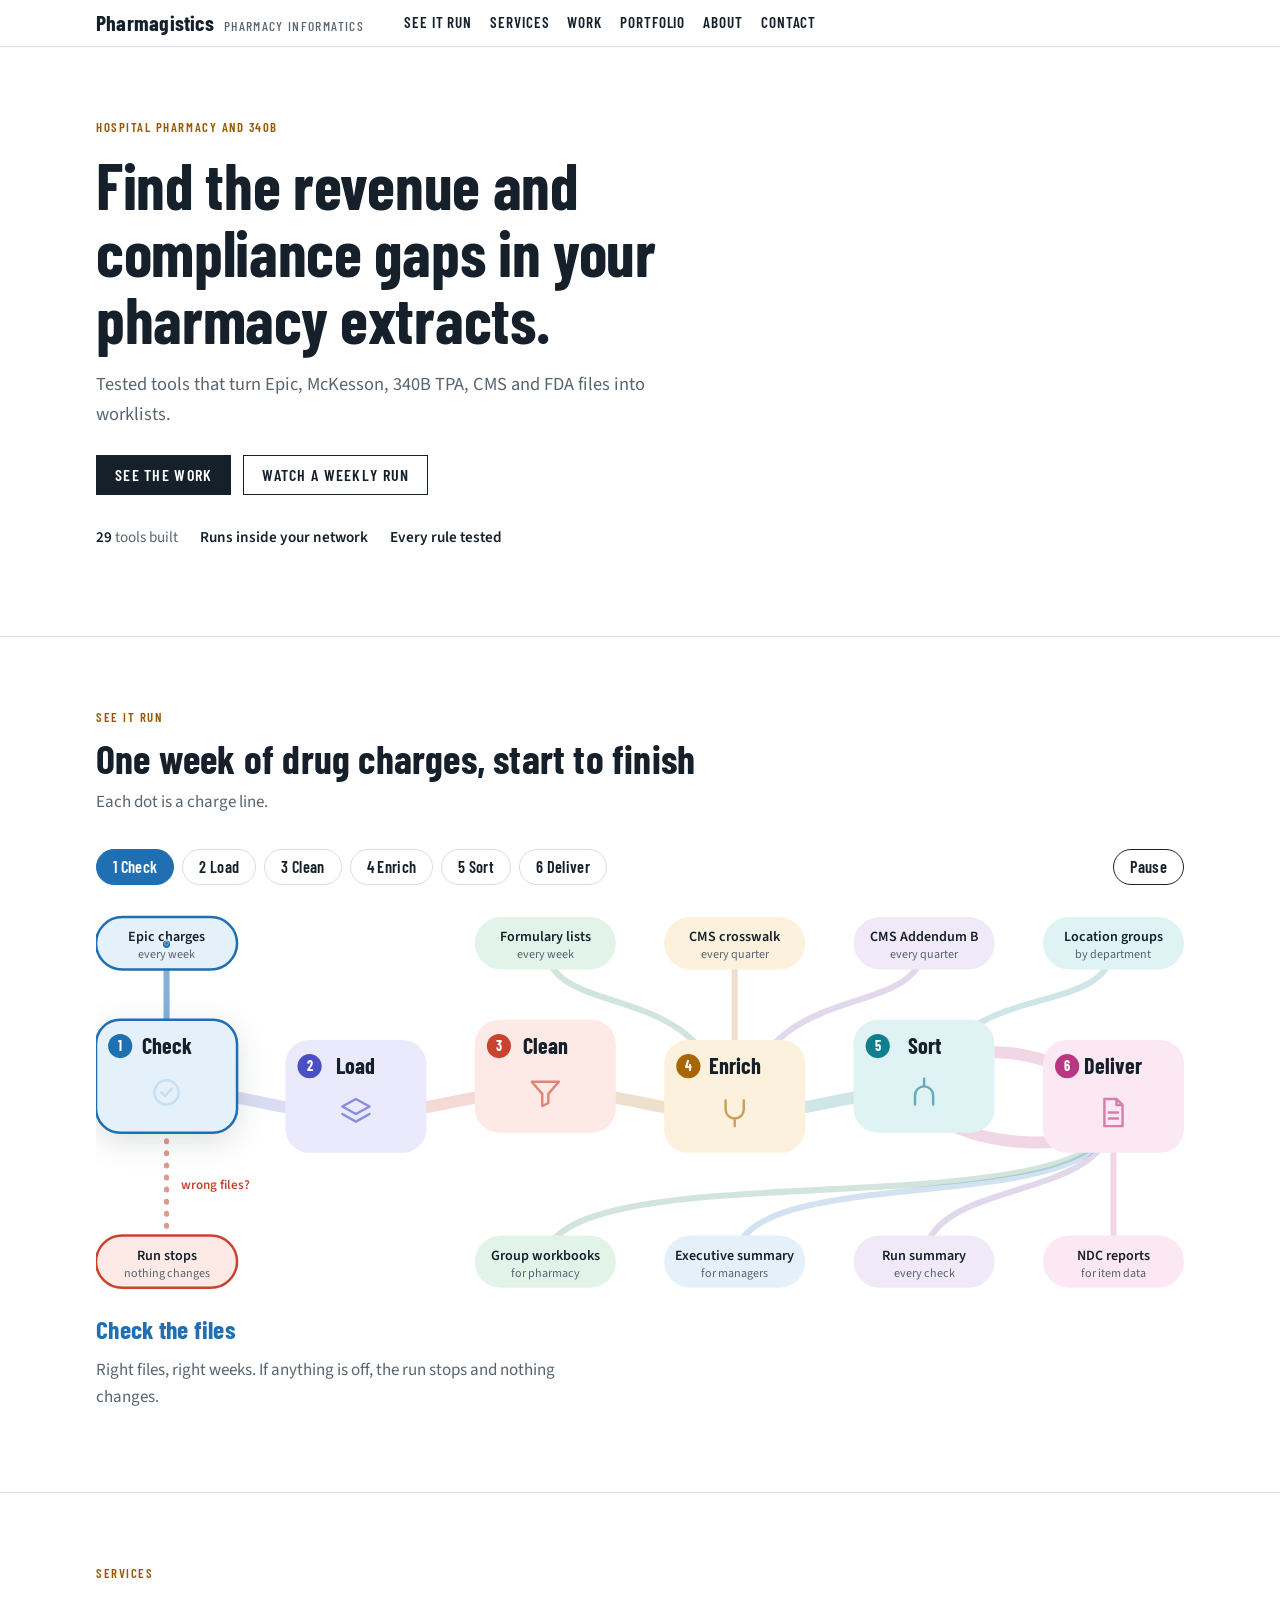
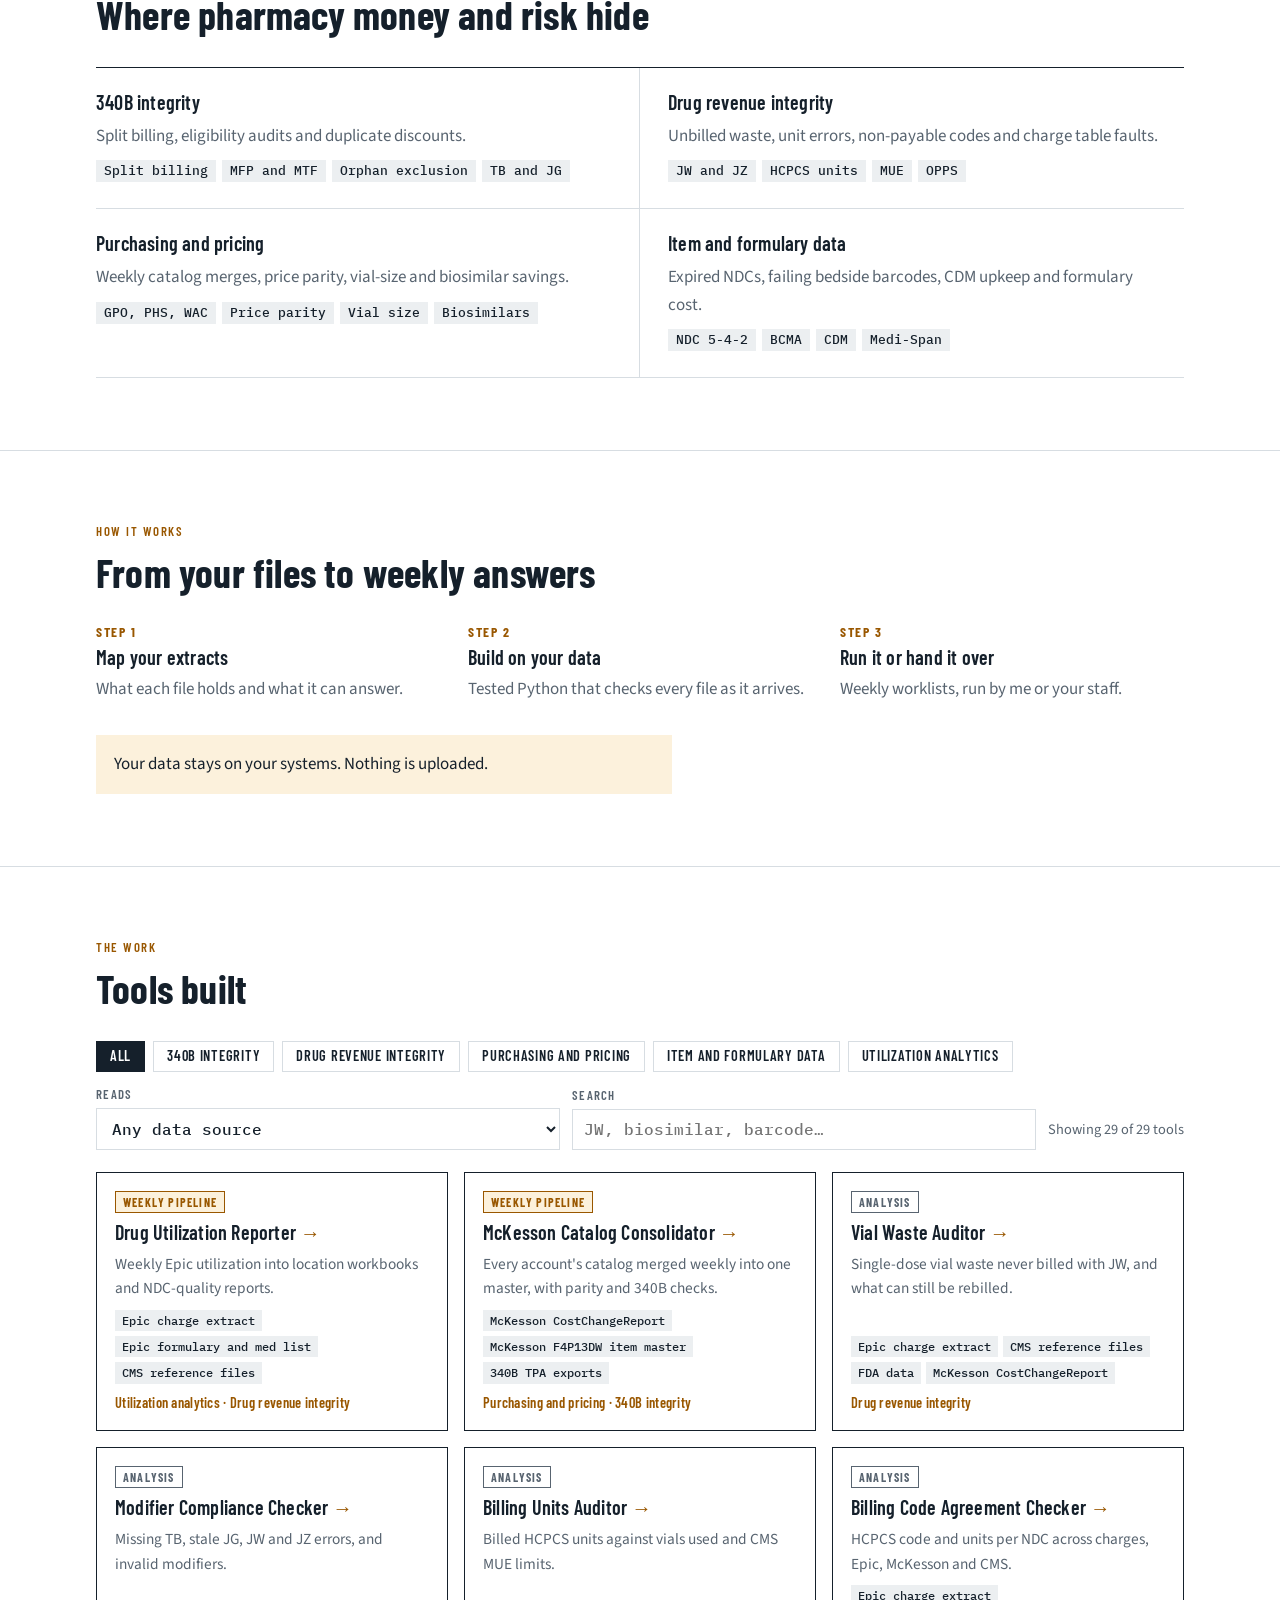
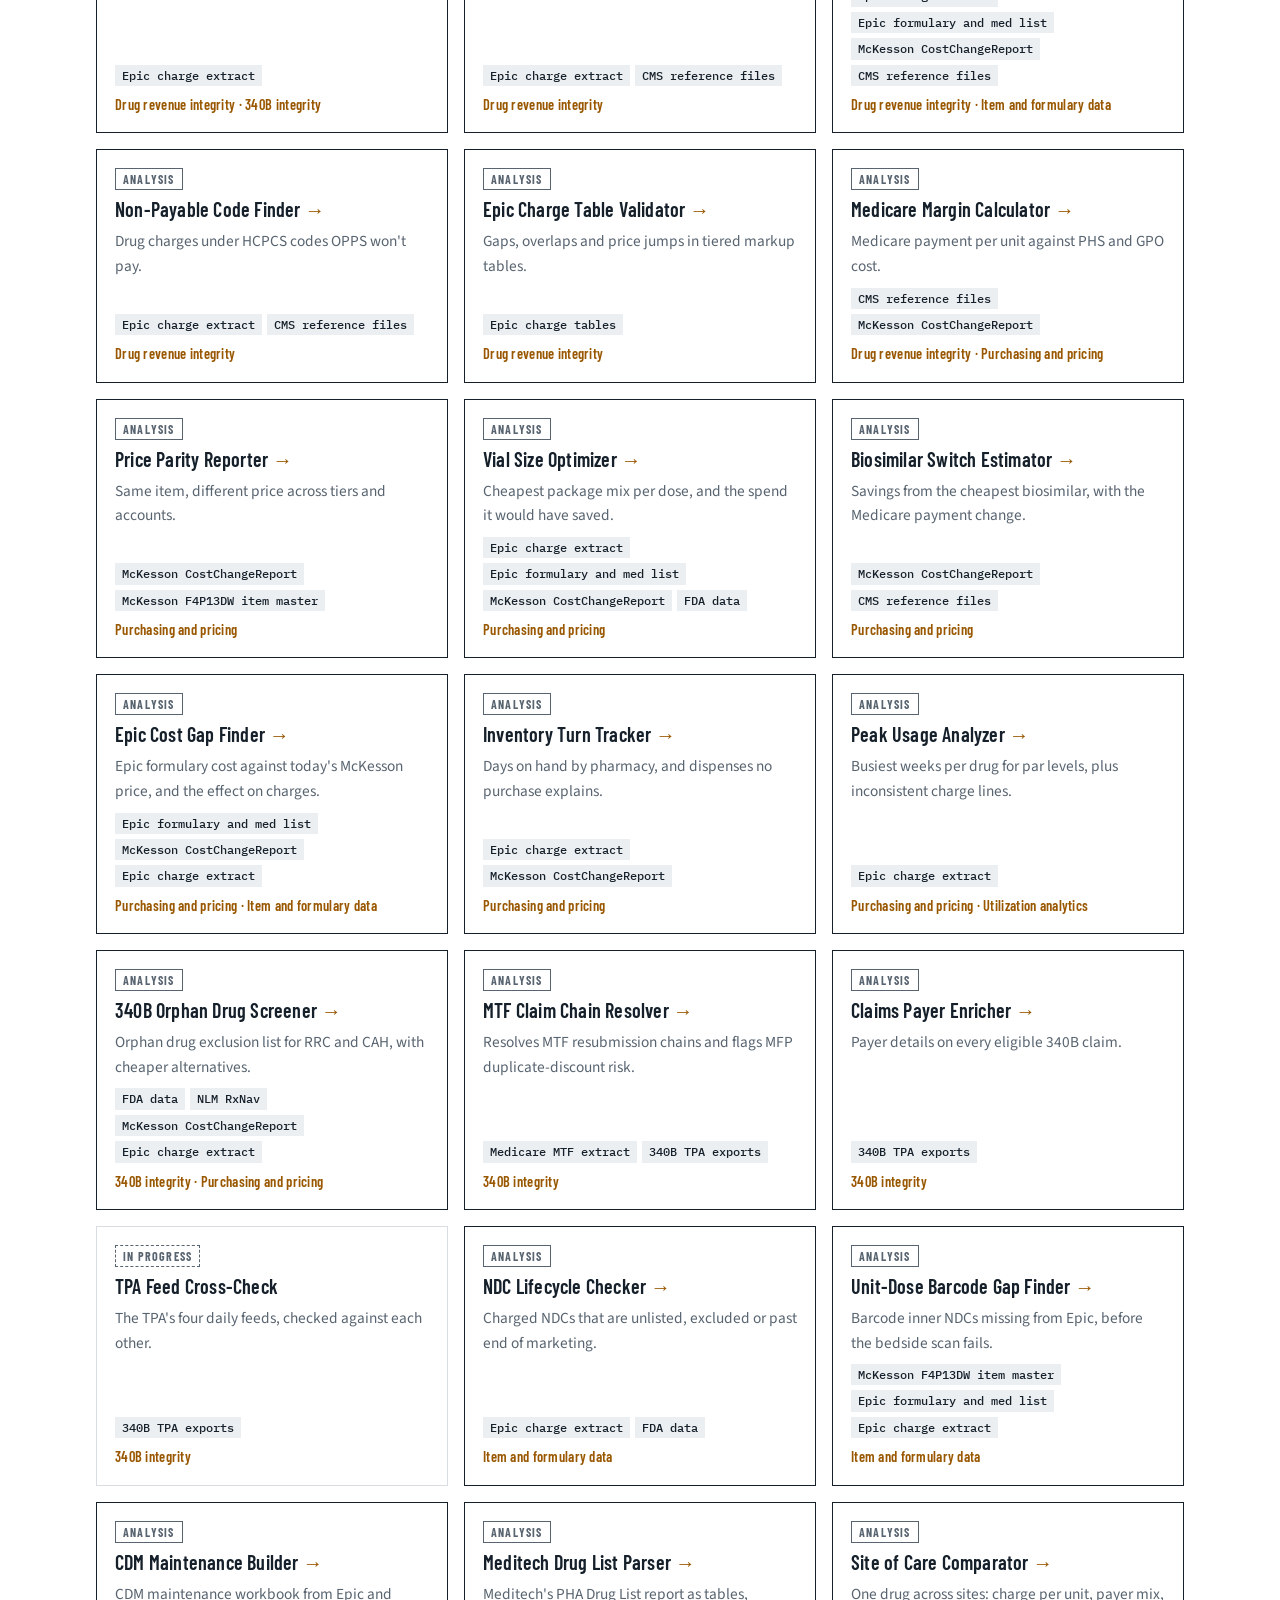
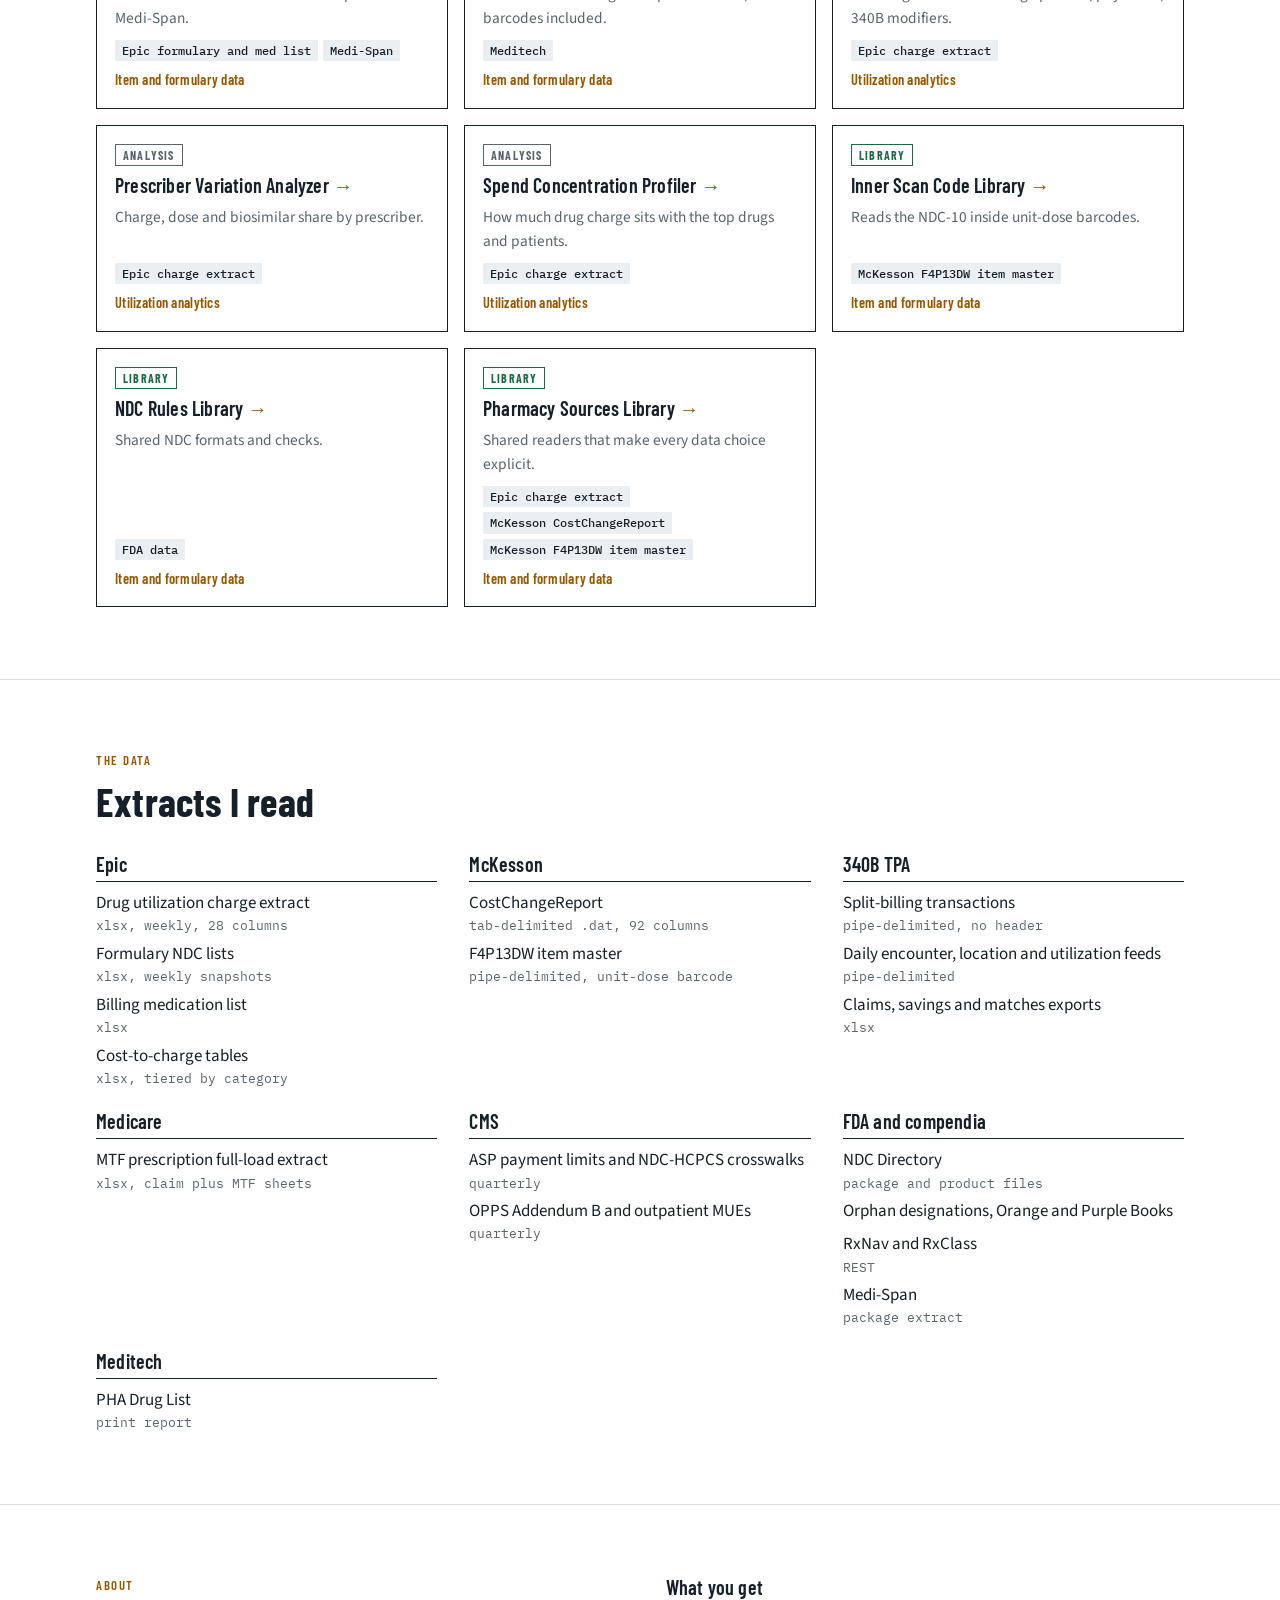
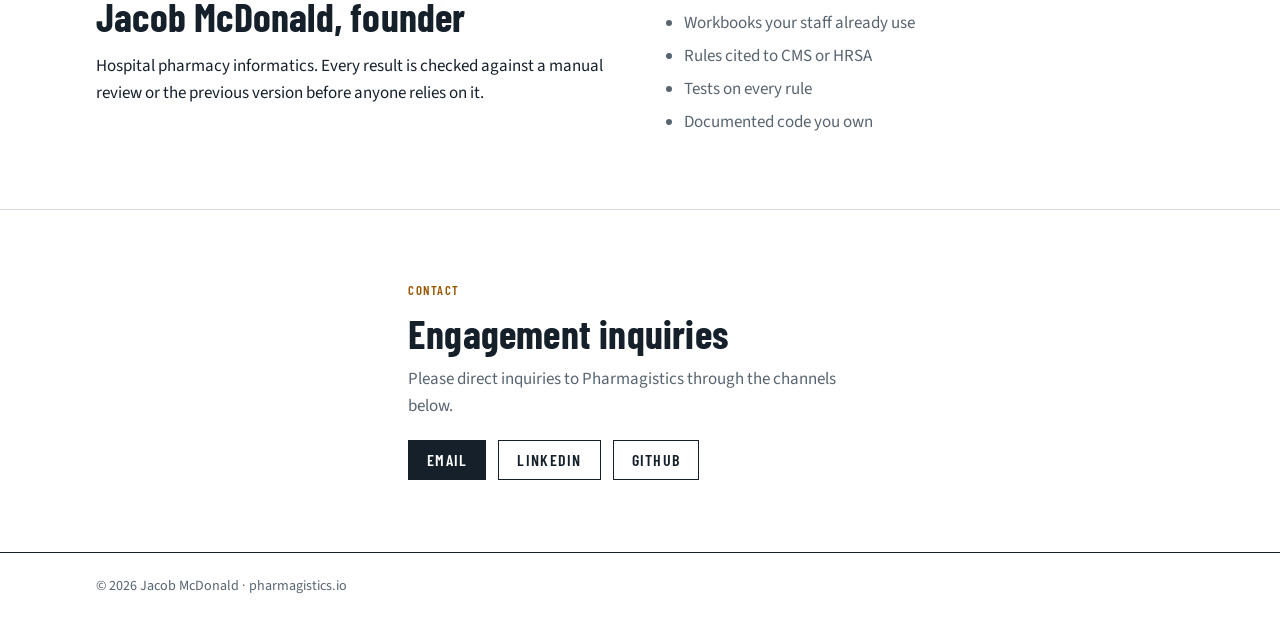
<file: index.html>
<!doctype html>
<html lang="en">
<head>
<meta charset="utf-8">
<meta name="viewport" content="width=device-width, initial-scale=1, viewport-fit=cover">
<title>Pharmagistics</title>
<meta name="description" content="Pharmagistics: pharmacy informatics for hospitals and 340B programs. Tested tools that turn pharmacy extracts into worklists.">
<link rel="preconnect" href="https://fonts.googleapis.com">
<link rel="preconnect" href="https://fonts.gstatic.com" crossorigin>
<link rel="stylesheet" href="https://fonts.googleapis.com/css2?family=Barlow+Condensed:wght@500;600;700&family=IBM+Plex+Mono:wght@400;500;600&family=Source+Sans+3:wght@400;600;700&display=swap">
<link rel="stylesheet" href="styles.css">

</head>
<body>
<header class="top">
  <div class="wrap">
    <a class="brand" href="#top"><b>Pharmagistics</b><span>Pharmacy informatics</span></a>
    <nav class="nav" aria-label="Sections">
      <a href="#pipeline">See it run</a>
      <a href="#services">Services</a>
      <a href="#work">Work</a>
      <a href="portfolio.html">Portfolio</a>
      <a href="#about">About</a>
      <a href="#contact">Contact</a>
    </nav>
  </div>
</header>

<main>
  <section class="hero" id="top">
    <div class="wrap">
      <div>
        <p class="eyebrow">Hospital pharmacy and 340B</p>
        <h1>Find the revenue and compliance gaps in your pharmacy extracts.</h1>
        <p class="lede">Tested tools that turn Epic, McKesson, 340B TPA, CMS and FDA files into worklists.</p>
        <div class="hero-actions">
          <a class="button primary" href="#work">See the work</a>
          <a class="button" href="#pipeline">Watch a weekly run</a>
        </div>
        <ul class="hero-facts">
          <li><b>29</b> tools built</li>
          <li><b>Runs inside your network</b></li>
          <li><b>Every rule tested</b></li>
        </ul>
      </div>
    </div>
  </section>

  <section id="pipeline">
    <div class="wrap">
      <div class="section-head">
        <p class="eyebrow">See it run</p>
        <h2>One week of drug charges, start to finish</h2>
        <p class="lede">Each dot is a charge line.</p>
      </div>
      <div class="flow-controls">
        <div class="chips" id="flow-steps" role="group" aria-label="Step"></div>
        <button class="chip" id="flow-play" type="button">Play</button>
      </div>
      <figure class="flow">
        <div class="flow-scroll">
          <svg id="flow-svg" viewBox="0 0 1080 392" role="img" aria-label="One weekly run. Epic charges pass through six steps: check, load, clean, enrich, sort and deliver. Formulary lists and two CMS files join at enrich, and location groups at sort. Delivery produces group workbooks, an executive summary, a run summary and NDC reports. Wrong files stop the run with nothing changed."></svg>
        </div>
        <figcaption class="flow-caption" id="flow-caption">
          <h3 id="flow-title"></h3>
          <p id="flow-text"></p>
        </figcaption>
      </figure>
    </div>
  </section>

  <section id="services">
    <div class="wrap">
      <div class="section-head">
        <p class="eyebrow">Services</p>
        <h2>Where pharmacy money and risk hide</h2>
      </div>
      <div class="services">
        <div class="service">
          <h3>340B integrity</h3>
          <p>Split billing, eligibility audits and duplicate discounts.</p>
          <ul><li>Split billing</li><li>MFP and MTF</li><li>Orphan exclusion</li><li>TB and JG</li></ul>
        </div>
        <div class="service">
          <h3>Drug revenue integrity</h3>
          <p>Unbilled waste, unit errors, non-payable codes and charge table faults.</p>
          <ul><li>JW and JZ</li><li>HCPCS units</li><li>MUE</li><li>OPPS</li></ul>
        </div>
        <div class="service">
          <h3>Purchasing and pricing</h3>
          <p>Weekly catalog merges, price parity, vial-size and biosimilar savings.</p>
          <ul><li>GPO, PHS, WAC</li><li>Price parity</li><li>Vial size</li><li>Biosimilars</li></ul>
        </div>
        <div class="service">
          <h3>Item and formulary data</h3>
          <p>Expired NDCs, failing bedside barcodes, CDM upkeep and formulary cost.</p>
          <ul><li>NDC 5-4-2</li><li>BCMA</li><li>CDM</li><li>Medi-Span</li></ul>
        </div>
      </div>
    </div>
  </section>

  <section id="approach">
    <div class="wrap">
      <div class="section-head">
        <p class="eyebrow">How it works</p>
        <h2>From your files to weekly answers</h2>
      </div>
      <ol class="steps">
        <li><h3>Map your extracts</h3><p>What each file holds and what it can answer.</p></li>
        <li><h3>Build on your data</h3><p>Tested Python that checks every file as it arrives.</p></li>
        <li><h3>Run it or hand it over</h3><p>Weekly worklists, run by me or your staff.</p></li>
      </ol>
      <p class="assurance">Your data stays on your systems. Nothing is uploaded.</p>
    </div>
  </section>

  <section id="work">
    <div class="wrap">
      <div class="section-head">
        <p class="eyebrow">The work</p>
        <h2>Tools built</h2>
      </div>
      <div class="filters">
        <div class="chips" id="area-filter" role="group" aria-label="Problem area"></div>
        <div class="filter-row">
          <div class="field">
            <label for="source-filter">Reads</label>
            <select id="source-filter"><option value="all">Any data source</option></select>
          </div>
          <div class="field">
            <label for="work-search">Search</label>
            <input id="work-search" type="search" placeholder="JW, biosimilar, barcode…" autocomplete="off">
          </div>
          <p class="count" id="work-count" aria-live="polite"></p>
        </div>
      </div>
      <div class="work-grid" id="work-grid"></div>
    </div>
  </section>

  <section id="data">
    <div class="wrap">
      <div class="section-head">
        <p class="eyebrow">The data</p>
        <h2>Extracts I read</h2>
      </div>
      <div class="extracts" id="extract-list"></div>
    </div>
  </section>

  <section id="about">
    <div class="wrap about">
      <div>
        <p class="eyebrow">About</p>
        <h2>Jacob McDonald, founder</h2>
        <p style="margin-top:16px">Hospital pharmacy informatics. Every result is checked against a manual review or the previous version before anyone relies on it.</p>
      </div>
      <div>
        <h3 style="margin-bottom:12px">What you get</h3>
        <ul>
          <li>Workbooks your staff already use</li>
          <li>Rules cited to CMS or HRSA</li>
          <li>Tests on every rule</li>
          <li>Documented code you own</li>
        </ul>
      </div>
    </div>
  </section>

  <section id="contact">
    <div class="wrap contact-box">
      <p class="eyebrow">Contact</p>
      <h2>Engagement inquiries</h2>
      <p class="lede">Please direct inquiries to Pharmagistics through the channels below.</p>
      <!-- Placeholder links: set the real addresses at LLC launch. -->
      <ul class="contact-links">
        <li><a class="button primary" href="#">Email</a></li>
        <li><a class="button" href="#">LinkedIn</a></li>
        <li><a class="button" href="#">GitHub</a></li>
      </ul>
    </div>
  </section>
</main>

<footer>
  <div class="wrap">
    <span>© 2026 Jacob McDonald · pharmagistics.io</span>
  </div>
</footer>

<script src="data.js"></script>
<script src="app.js"></script>
</body>
</html>
</file>
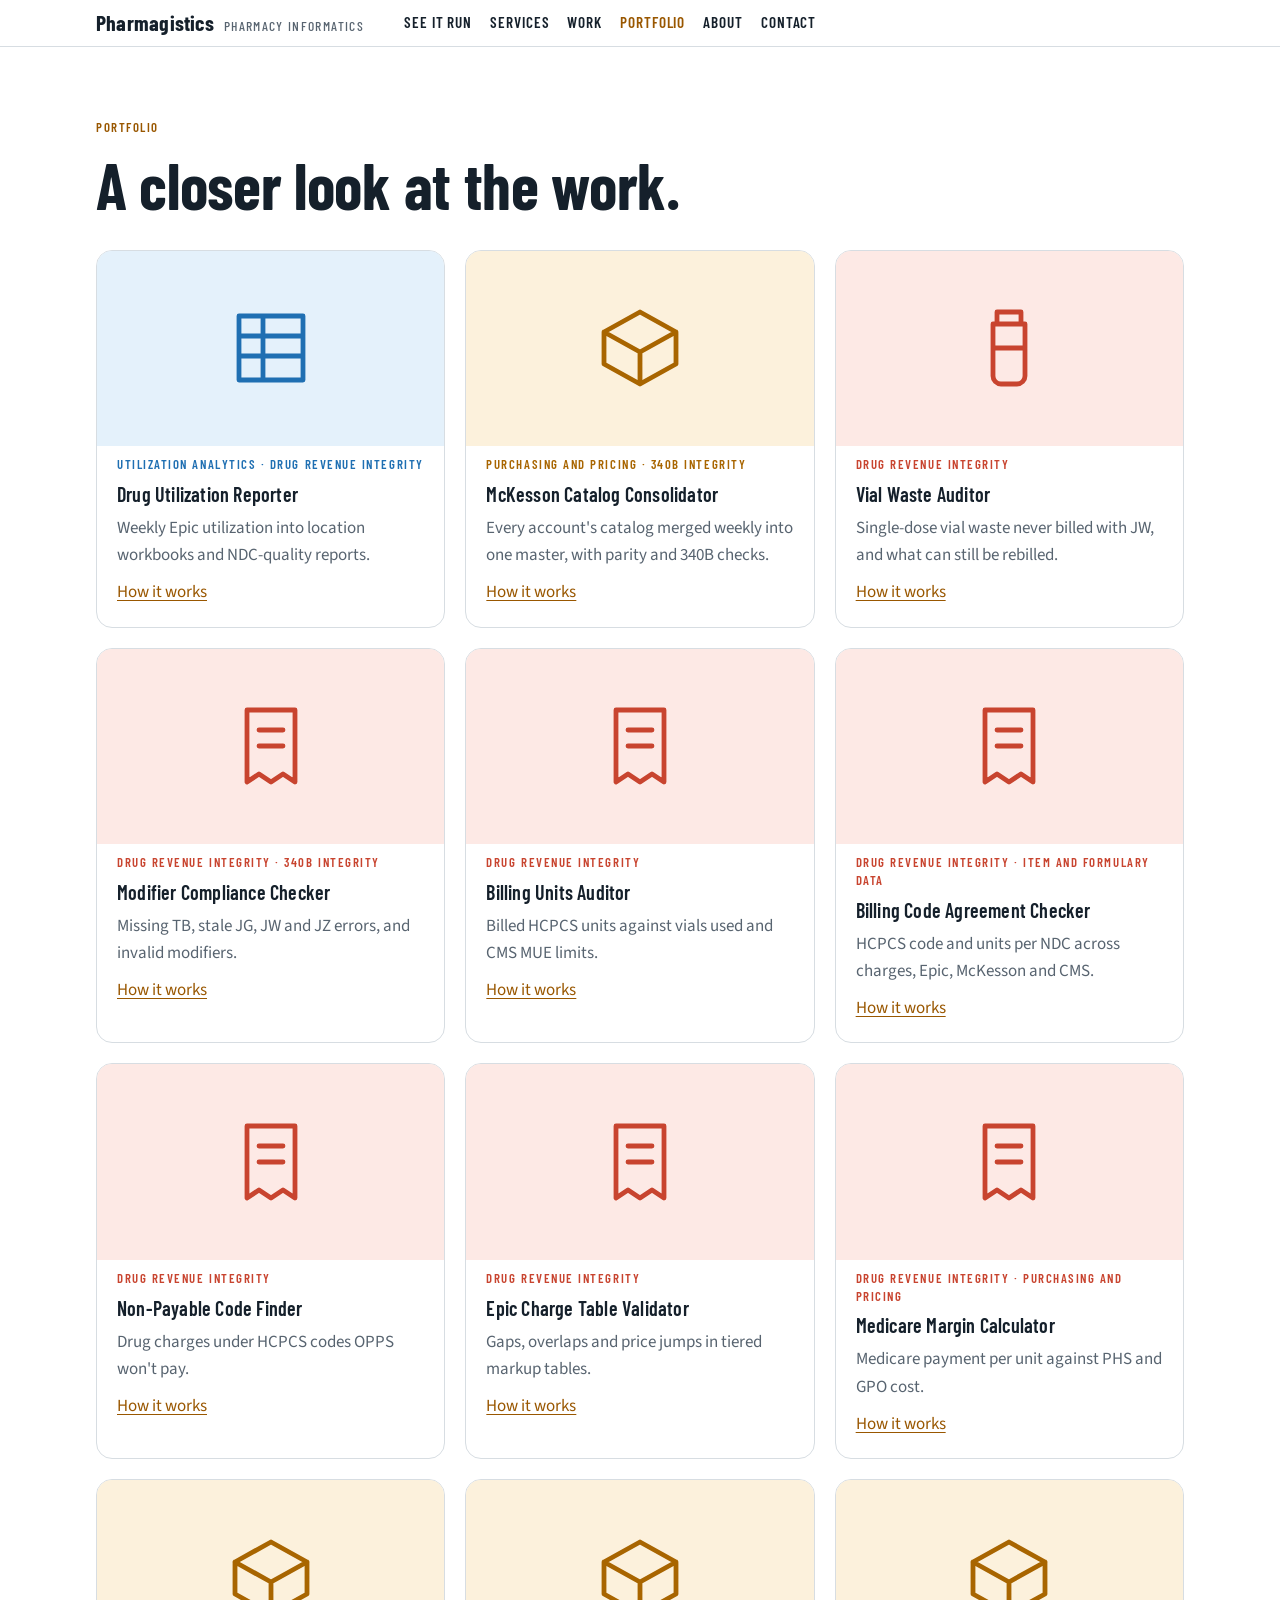
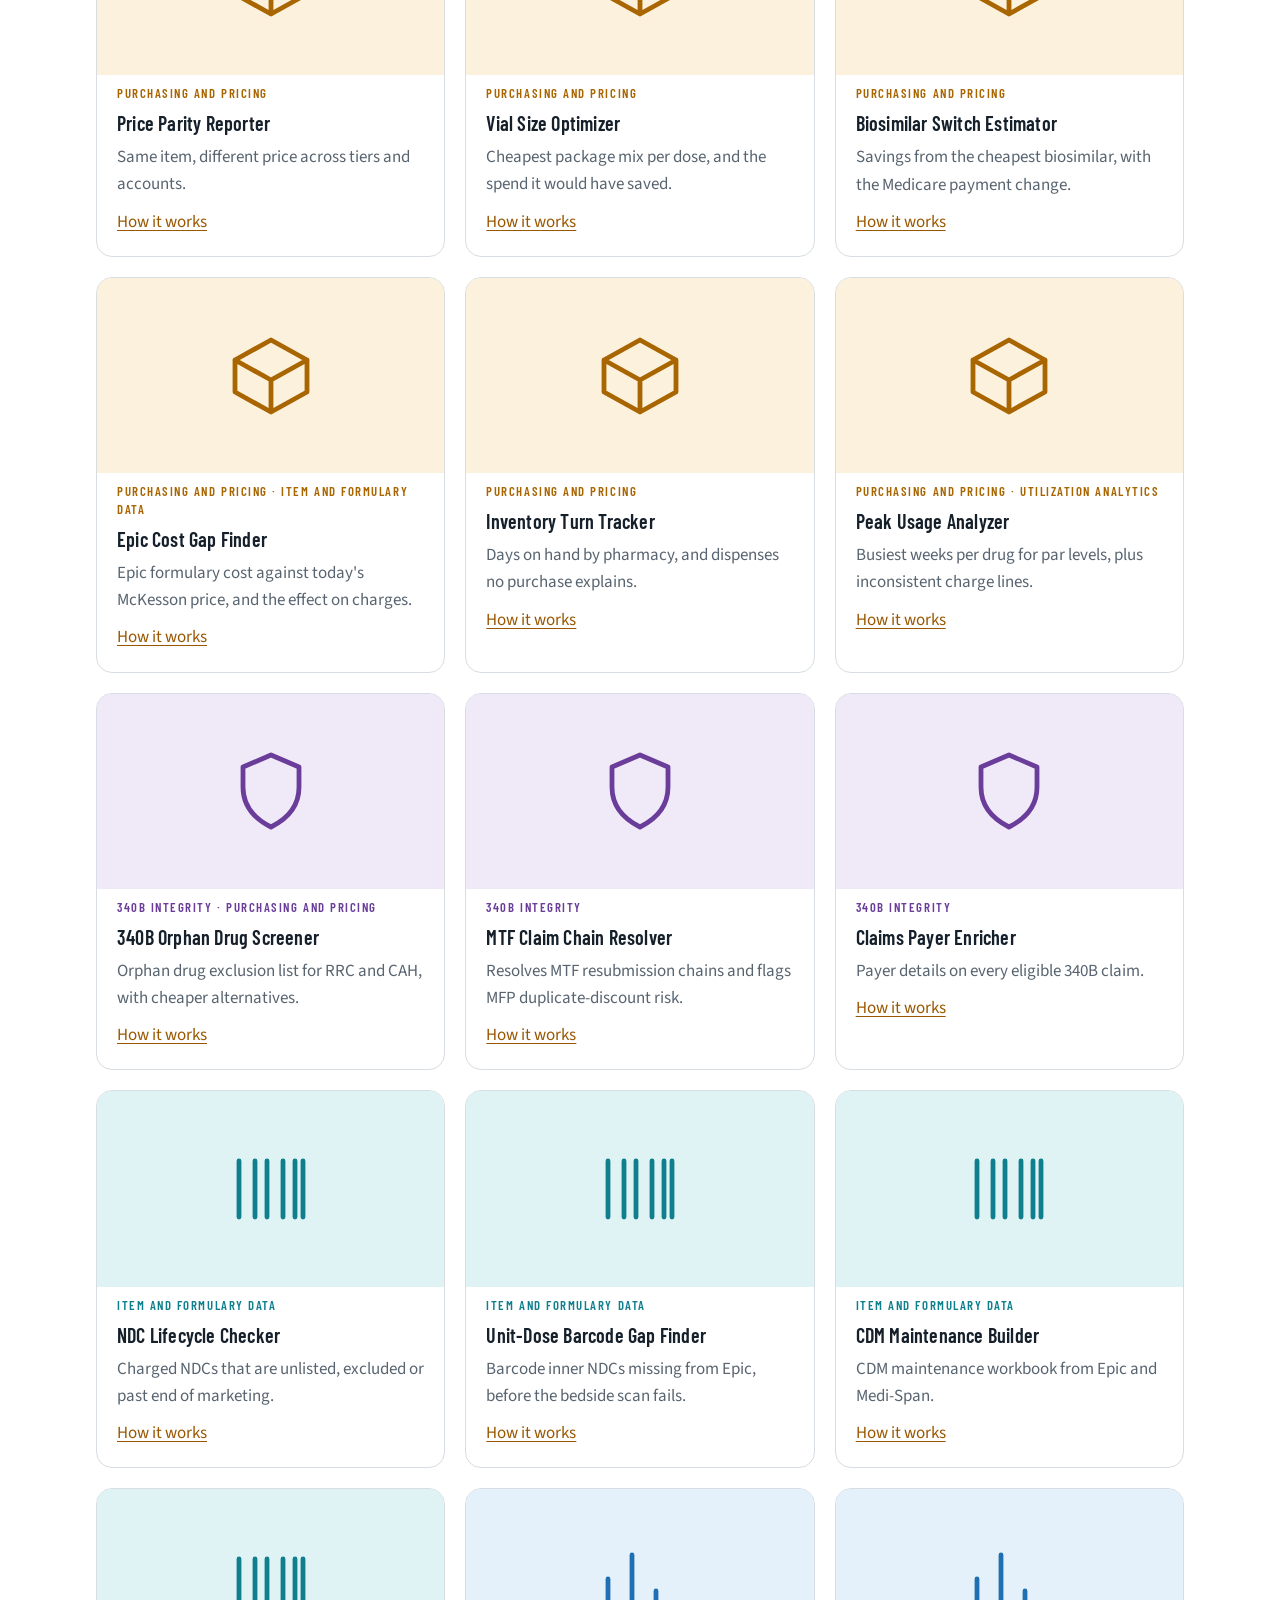
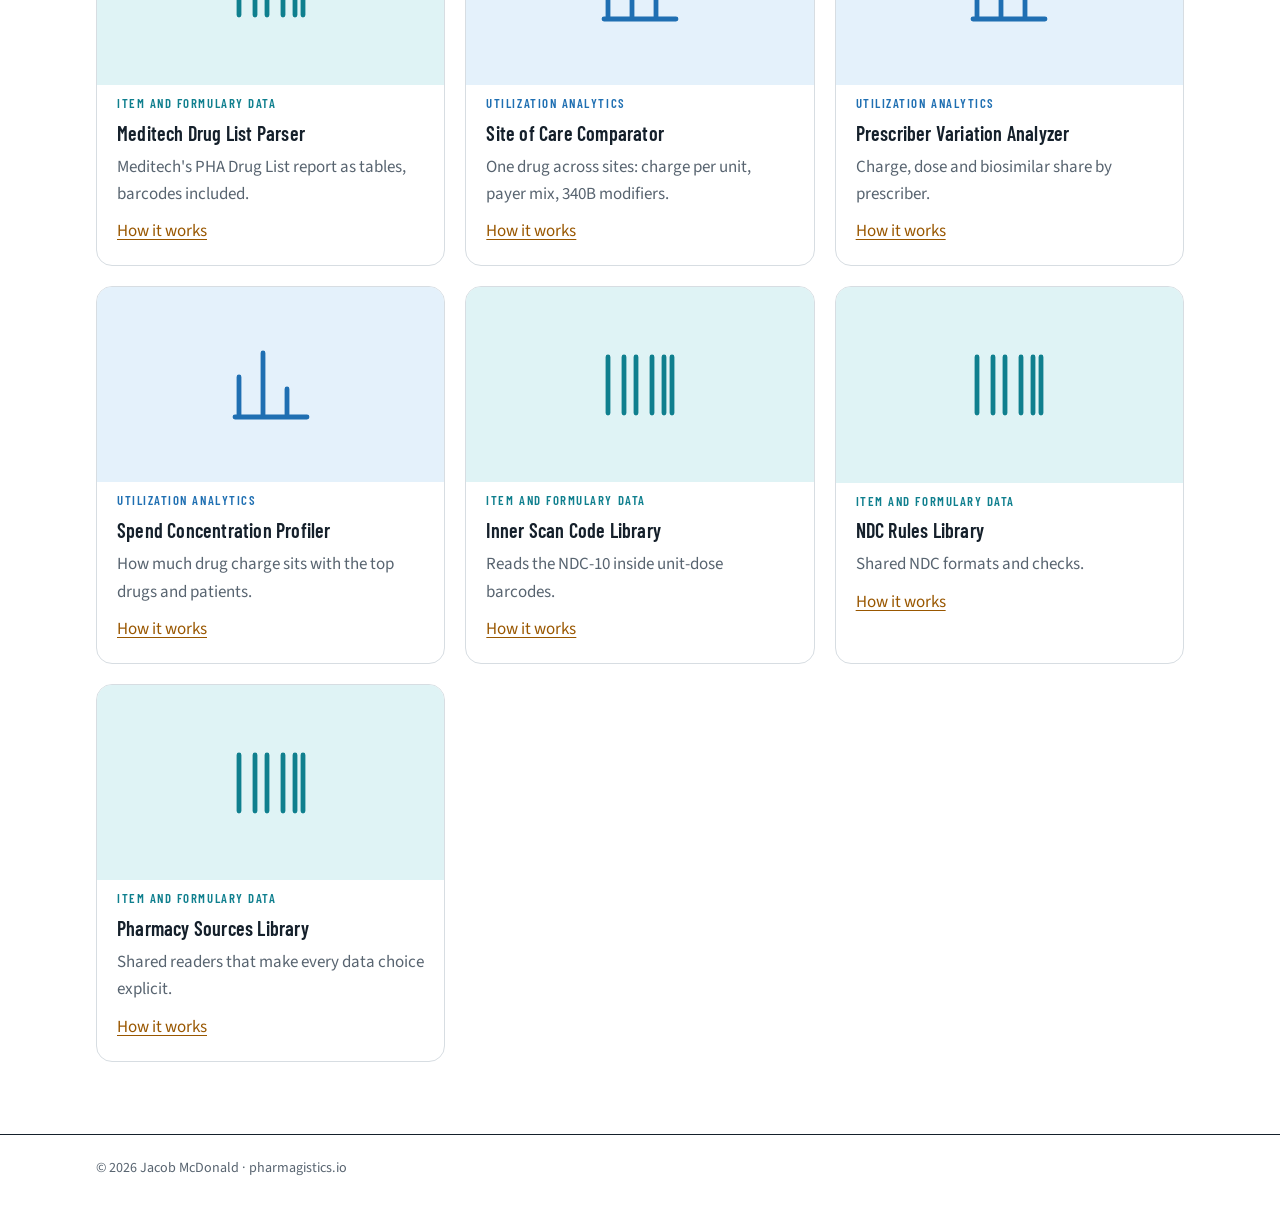
<file: portfolio.html>
<!doctype html>
<html lang="en">
<head>
<meta charset="utf-8">
<meta name="viewport" content="width=device-width, initial-scale=1, viewport-fit=cover">
<title>Portfolio · Pharmagistics</title>
<meta name="description" content="Pharmagistics portfolio: a closer look at the pharmacy data tools.">
<link rel="preconnect" href="https://fonts.googleapis.com">
<link rel="preconnect" href="https://fonts.gstatic.com" crossorigin>
<link rel="stylesheet" href="https://fonts.googleapis.com/css2?family=Barlow+Condensed:wght@500;600;700&family=IBM+Plex+Mono:wght@400;500;600&family=Source+Sans+3:wght@400;600;700&display=swap">
<link rel="stylesheet" href="styles.css">
</head>
<body>
<header class="top">
  <div class="wrap">
    <a class="brand" href="index.html"><b>Pharmagistics</b><span>Pharmacy informatics</span></a>
    <nav class="nav" aria-label="Sections">
      <a href="index.html#pipeline">See it run</a>
      <a href="index.html#services">Services</a>
      <a href="index.html#work">Work</a>
      <a href="portfolio.html" aria-current="page">Portfolio</a>
      <a href="index.html#about">About</a>
      <a href="index.html#contact">Contact</a>
    </nav>
  </div>
</header>

<main>
  <section class="hero">
    <div class="wrap">
      <p class="eyebrow">Portfolio</p>
      <h1>A closer look at the work.</h1>
      <div class="folio" id="folio" style="margin-top:32px"></div>
    </div>
  </section>
</main>

<footer>
  <div class="wrap">
    <span>© 2026 Jacob McDonald · pharmagistics.io</span>
  </div>
</footer>

<script src="data.js"></script>
<script>
"use strict";
// Only tools with pages of their own (a `slug` in data.js) appear here.
document.getElementById("folio").innerHTML = PROJECTS.filter((p) => p.slug).map((p) => {
  const [color, icon] = p.icon ? [p.color, p.icon] : AREA_LOOK[p.areas[0]];
  return `
  <article class="folio-card c-${color}">
    <div class="folio-thumb"><svg viewBox="0 0 24 24" aria-hidden="true"><path d="${icon}"/></svg></div>
    <p class="eyebrow">${p.areas.map((a) => AREAS[a]).join(" · ")}</p>
    <h3><a href="project.html?p=${p.slug}">${p.name}</a></h3>
    <p>${p.what}</p>
    <p class="folio-links"><a href="project.html?p=${p.slug}&how">How it works</a></p>
  </article>`;
}).join("");
</script>
</body>
</html>
</file>
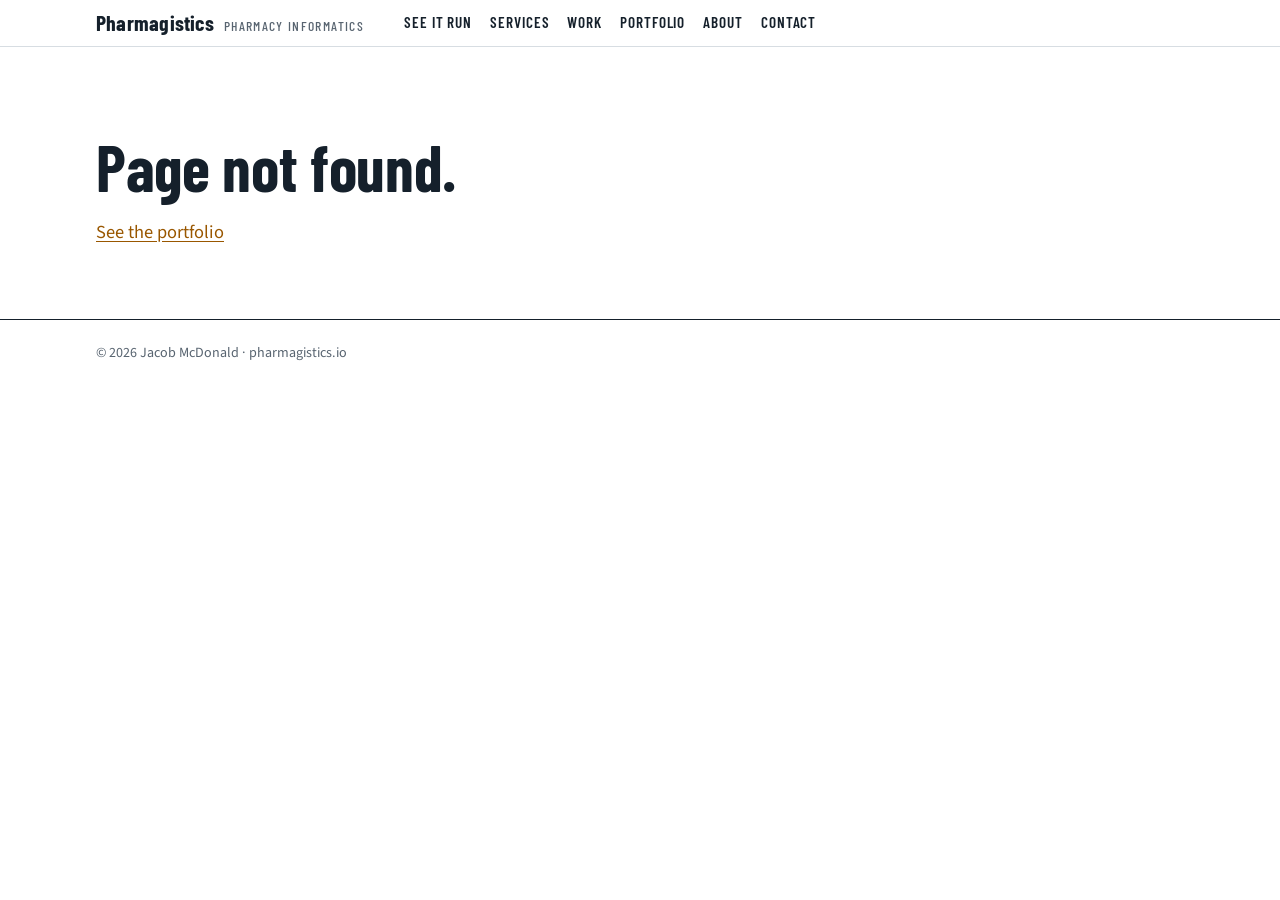
<file: project.html>
<!doctype html>
<html lang="en">
<head>
<meta charset="utf-8">
<meta name="viewport" content="width=device-width, initial-scale=1, viewport-fit=cover">
<title>Pharmagistics</title>
<meta name="description" content="Pharmagistics: a closer look at one pharmacy data tool.">
<link rel="preconnect" href="https://fonts.googleapis.com">
<link rel="preconnect" href="https://fonts.gstatic.com" crossorigin>
<link rel="stylesheet" href="https://fonts.googleapis.com/css2?family=Barlow+Condensed:wght@500;600;700&family=IBM+Plex+Mono:wght@400;500;600&family=Source+Sans+3:wght@400;600;700&display=swap">
<link rel="stylesheet" href="styles.css">
</head>
<body>
<header class="top">
  <div class="wrap">
    <a class="brand" href="index.html"><b>Pharmagistics</b><span>Pharmacy informatics</span></a>
    <nav class="nav" aria-label="Sections">
      <a href="index.html#pipeline">See it run</a>
      <a href="index.html#services">Services</a>
      <a href="index.html#work">Work</a>
      <a href="portfolio.html">Portfolio</a>
      <a href="index.html#about">About</a>
      <a href="index.html#contact">Contact</a>
    </nav>
  </div>
</header>

<!-- project.js fills this from pages.js: project.html?p=<slug> is the pitch, &how the explainer. -->
<main>
  <noscript><section class="hero"><div class="wrap"><p class="lede">This page needs JavaScript. <a href="index.html">Back to Pharmagistics</a></p></div></section></noscript>
</main>

<footer>
  <div class="wrap">
    <span>© 2026 Jacob McDonald · pharmagistics.io</span>
  </div>
</footer>

<script src="data.js"></script>
<script src="pages.js"></script>
<script src="project.js"></script>
</body>
</html>
</file>
<file: styles.css>
/* Layout: plain masthead, an animated weekly run, then a catalogue of tools and the
   data they read. */
/* White in every theme, by choice: no dark variant. */
:root {
  color-scheme: light;
  --paper: #ffffff;
  --surface: #ffffff;
  --ink: #15202b;
  --muted: #586470;
  --rule: #d7dde2;
  --amber: #995700;
  --amber-wash: #fcf1dc;
  --ok: #1c6b45;
  --x-wash: #eceff1;
  --display: "Barlow Condensed", "Bahnschrift SemiCondensed", "Arial Narrow", sans-serif;
  --body: "Source Sans 3", "Segoe UI", system-ui, sans-serif;
  --mono: "IBM Plex Mono", ui-monospace, Consolas, monospace;
  --wrap: 1120px;
}

* { box-sizing: border-box; }
html { scroll-behavior: smooth; }
@media (prefers-reduced-motion: reduce) { html { scroll-behavior: auto; } }
body {
  margin: 0;
  background: var(--paper);
  color: var(--ink);
  font: 1.0625rem/1.6 var(--body);
}
a { color: var(--amber); text-underline-offset: 3px; }
:focus-visible { outline: 2px solid var(--amber); outline-offset: 2px; }
h1, h2, h3 { font-family: var(--display); line-height: 1.05; text-wrap: balance; margin: 0; }
h2 { font-size: clamp(1.9rem, 3.4vw, 2.5rem); font-weight: 700; letter-spacing: 0.005em; }
h3 { font-size: 1.25rem; font-weight: 600; letter-spacing: 0.01em; }
p { margin: 0; }
code, .mono { font-family: var(--mono); }

.wrap {
  max-width: var(--wrap);
  margin-inline: auto;
  padding-left: max(16px, env(safe-area-inset-left, 0px));
  padding-right: max(16px, env(safe-area-inset-right, 0px));
}
.eyebrow {
  font: 600 0.8rem/1.4 var(--display);
  letter-spacing: 0.12em;
  text-transform: uppercase;
  color: var(--amber);
}
.lede { color: var(--muted); max-width: 62ch; }

/* Header */
body::before {
  content: "";
  position: fixed;
  inset: 0 0 auto;
  height: env(safe-area-inset-top, 0px);
  z-index: 10;
  background: var(--paper);
}
.top {
  position: sticky;
  top: env(safe-area-inset-top, 0px);
  z-index: 5;
  background: var(--paper);
  border-bottom: 1px solid var(--rule);
}
.top .wrap {
  display: flex;
  align-items: center;
  gap: 16px 40px;
  padding-block: 12px;
  flex-wrap: wrap;
}
.brand { display: flex; align-items: baseline; gap: 10px; text-decoration: none; color: var(--ink); }
.brand b { font: 700 1.35rem/1 var(--display); letter-spacing: 0.01em; }
.brand span { font: 500 0.85rem/1 var(--display); letter-spacing: 0.1em; text-transform: uppercase; color: var(--muted); }
.nav { display: flex; gap: 18px; flex-wrap: wrap; }
.nav a { color: var(--ink); text-decoration: none; font: 600 0.95rem/1 var(--display); letter-spacing: 0.06em; text-transform: uppercase; }
.nav a:hover { color: var(--amber); }

/* Sections */
section { padding-top: 72px; padding-bottom: 72px; }
@media (max-width: 860px) { section { padding-top: 48px; padding-bottom: 48px; } }
section + section { border-top: 1px solid var(--rule); }
.section-head { display: grid; gap: 10px; margin-bottom: 32px; }

/* Hero */
.hero h1 { font-size: clamp(2.5rem, 5.4vw, 4rem); font-weight: 700; letter-spacing: -0.005em; margin-block: 14px 18px; max-width: 22ch; }
.hero .lede { font-size: 1.15rem; }
.hero-actions { display: flex; gap: 12px; flex-wrap: wrap; margin-top: 26px; }
.button {
  display: inline-flex;
  align-items: center;
  padding: 11px 18px;
  border: 1.5px solid var(--ink);
  font: 600 1rem/1 var(--display);
  letter-spacing: 0.08em;
  text-transform: uppercase;
  text-decoration: none;
  color: var(--ink);
  background: transparent;
}
.button.primary { background: var(--ink); color: var(--paper); }
.button:hover { border-color: var(--amber); color: var(--amber); }
.button.primary:hover { background: var(--amber); border-color: var(--amber); color: var(--paper); }
.hero-facts { display: flex; flex-wrap: wrap; gap: 8px 22px; margin-top: 30px; padding: 0; list-style: none; color: var(--muted); font-size: 0.95rem; }
.hero-facts b { color: var(--ink); font-weight: 600; }

/* Weekly run: soft colored cards on streams, with dots (charge lines) moving through them. */
.c-blue { --c: #1f6fb2; --w: #e4f1fb; }
.c-indigo { --c: #4a4fc4; --w: #eaeafc; }
.c-coral { --c: #c8442f; --w: #fde9e5; }
.c-amber { --c: #a86500; --w: #fcf1dc; }
.c-green { --c: #1b7f52; --w: #e2f4ea; }
.c-violet { --c: #6a3d9a; --w: #f0e9f7; }
.c-teal { --c: #0f7f8e; --w: #dff3f5; }
.c-pink { --c: #b8387f; --w: #fbe8f3; }
.c-slate { --c: #64748b; --w: #eef1f5; }
.flow-controls { display: flex; flex-wrap: wrap; align-items: center; justify-content: space-between; gap: 12px; margin-bottom: 18px; }
.flow-controls .chip { border-radius: 999px; padding: 9px 16px; font-size: 1.02rem; letter-spacing: 0.02em; text-transform: none; }
.flow-controls .chip[aria-pressed="true"] { background: var(--c); border-color: var(--c); color: var(--surface); }
#flow-play { border-color: var(--ink); }
.flow { margin: 0; }
.flow-scroll { overflow-x: auto; scroll-behavior: smooth; }
.flow svg { display: block; width: 100%; min-width: 860px; height: auto; }

.ribbon { fill: none; stroke: var(--c); stroke-opacity: 0.2; stroke-width: 6; stroke-linecap: round; transition: stroke-opacity 0.4s; }
.ribbon.wide { stroke-width: 12; }
.ribbon.on { stroke-opacity: 0.55; }
.ribbon.stop { stroke-width: 5; stroke-dasharray: 1 11; }
.ribbon.stop.on { animation: flow-trickle 0.9s linear infinite; }
@keyframes flow-trickle { to { stroke-dashoffset: -12; } }

.card, .pill { transform-box: fill-box; transform-origin: center; }
.card { cursor: pointer; }
.card rect, .pill rect { fill: var(--w); stroke: var(--c); stroke-opacity: 0; stroke-width: 2.5; transition: stroke-opacity 0.3s, fill 0.3s; }
.card:hover rect { stroke-opacity: 0.45; }
.card.on rect, .pill.on rect { stroke-opacity: 1; }
.card.on { filter: drop-shadow(0 8px 14px rgb(21 32 43 / 0.14)); }
.card .icon { fill: none; stroke: var(--c); stroke-width: 1.6; stroke-linecap: round; stroke-linejoin: round; opacity: 0.6; transition: opacity 0.3s; }
.card.on .icon { opacity: 0.14; }
.card-title { font: 700 22px var(--display); fill: var(--ink); text-anchor: middle; }
.badge circle { fill: var(--c); }
.badge text { font: 700 14px var(--display); fill: var(--surface); text-anchor: middle; }
.pill text { font: 600 14px var(--body); fill: var(--ink); text-anchor: middle; transition: fill 0.3s; }
.pill .sub { font-size: 12px; font-weight: 400; fill: var(--muted); }
.pill.done rect { fill: var(--c); }
.pill.done text { fill: var(--surface); }
.stop-label { font: 600 13px var(--body); fill: var(--c); }

.dot .core { fill: var(--c); stroke: var(--surface); stroke-width: 1.5; transition: fill 0.3s; }
.dot .arc { fill: none; stroke: var(--c); stroke-width: 2.6; opacity: 0; transition: opacity 0.35s; }
.dot.enriched .arc { opacity: 1; }
.burst { fill: none; stroke: var(--c); stroke-width: 2.5; }
.tick { transform: scale(0); transition: transform 0.35s cubic-bezier(0.22, 1, 0.36, 1); }
.tick.done { transform: scale(1); }
.tick circle { fill: var(--c); stroke: var(--surface); stroke-width: 2; }
.tick path { fill: none; stroke: var(--surface); stroke-width: 2; stroke-linecap: round; stroke-linejoin: round; }

.flow-caption { display: grid; gap: 6px; min-height: 6.5rem; margin-top: 18px; }
.flow-caption h3 { font-size: 1.6rem; font-weight: 700; color: var(--c); }
.flow-caption p { color: var(--muted); max-width: 62ch; }
@media (prefers-reduced-motion: reduce) {
  .flow-scroll { scroll-behavior: auto; }
  .ribbon.stop.on { animation: none; }
  .tick { transition: none; }
}

.field { display: grid; gap: 4px; }
.field label { font: 600 0.8rem/1.4 var(--display); letter-spacing: 0.1em; text-transform: uppercase; color: var(--muted); }
.field input, .field select {
  width: 100%;
  padding: 9px 11px;
  border: 1px solid var(--rule);
  background: var(--paper);
  color: var(--ink);
  font: 500 0.98rem/1.3 var(--mono);
}
.field input:focus { border-color: var(--amber); outline: none; box-shadow: 0 0 0 2px var(--amber-wash); }

/* Services */
.services { display: grid; grid-template-columns: repeat(2, minmax(0, 1fr)); gap: 0; border-top: 1.5px solid var(--ink); }
.service { padding: 24px 24px 26px 0; border-bottom: 1px solid var(--rule); display: grid; gap: 10px; align-content: start; }
.service:nth-child(odd) { padding-right: 28px; border-right: 1px solid var(--rule); }
.service:nth-child(even) { padding-left: 28px; }
.service p { color: var(--muted); }
.service ul { margin: 0; padding: 0; list-style: none; display: flex; flex-wrap: wrap; gap: 6px; }
.service li { font: 500 0.8rem/1.3 var(--mono); padding: 3px 8px; background: var(--x-wash); }

/* Approach */
.steps { display: grid; grid-template-columns: repeat(3, minmax(0, 1fr)); gap: 28px; margin: 0; padding: 0; list-style: none; counter-reset: step; }
.steps li { display: grid; gap: 8px; align-content: start; counter-increment: step; }
.steps li::before {
  content: "Step " counter(step);
  font: 700 0.85rem/1 var(--display);
  letter-spacing: 0.12em;
  text-transform: uppercase;
  color: var(--amber);
}
.steps p { color: var(--muted); }
.assurance { margin-top: 32px; padding: 16px 18px; background: var(--amber-wash); max-width: 72ch; }

/* Work explorer */
.filters { display: grid; gap: 14px; margin-bottom: 22px; }
.chips { display: flex; flex-wrap: wrap; gap: 8px; }
.chip {
  padding: 7px 13px;
  border: 1px solid var(--rule);
  background: var(--surface);
  color: var(--ink);
  font: 600 0.9rem/1 var(--display);
  letter-spacing: 0.05em;
  text-transform: uppercase;
  cursor: pointer;
}
.chip[aria-pressed="true"] { background: var(--ink); border-color: var(--ink); color: var(--paper); }
.chip:hover { border-color: var(--amber); }
.filter-row { display: grid; grid-template-columns: minmax(0, 1fr) minmax(0, 1fr) auto; gap: 12px; align-items: end; }
.count { font-size: 0.9rem; color: var(--muted); font-variant-numeric: tabular-nums; white-space: nowrap; padding-bottom: 9px; }
.work-grid { display: grid; grid-template-columns: repeat(auto-fill, minmax(min(100%, 300px), 1fr)); gap: 16px; }
.work-card {
  display: grid;
  grid-template-rows: auto auto 1fr auto auto;
  gap: 9px;
  padding: 18px;
  background: var(--surface);
  border: 1px solid var(--rule);
  min-width: 0;
}
.work-card p { color: var(--muted); font-size: 0.96rem; }
.kind { justify-self: start; font: 700 0.75rem/1 var(--display); letter-spacing: 0.1em; text-transform: uppercase; padding: 4px 7px; border: 1px solid currentColor; }
.kind-weekly { color: var(--amber); background: var(--amber-wash); }
.kind-analysis { color: var(--muted); }
.kind-library { color: var(--ok); }
.kind-building { color: var(--muted); border-style: dashed; }
.work-sources { margin: 0; padding: 0; list-style: none; display: flex; flex-wrap: wrap; gap: 5px; }
.work-sources li { font: 500 0.74rem/1.3 var(--mono); padding: 3px 7px; background: var(--x-wash); }
.work-card .work-areas { font: 600 0.9rem/1.35 var(--display); letter-spacing: 0.02em; color: var(--amber); }
.work-empty { color: var(--muted); }

/* Extracts */
.extracts { display: grid; grid-template-columns: repeat(auto-fill, minmax(min(100%, 320px), 1fr)); gap: 24px 32px; }
.extract-group { display: grid; gap: 8px; align-content: start; }
.extract-group h3 { padding-bottom: 6px; border-bottom: 1.5px solid var(--ink); }
.extract-group ul { margin: 0; padding: 0; list-style: none; display: grid; gap: 6px; }
.extract-group li { display: grid; gap: 1px; }
.extract-group .fmt { font: 400 0.8rem/1.3 var(--mono); color: var(--muted); }

/* About and contact */
.about { display: grid; grid-template-columns: minmax(0, 1fr) minmax(0, 1fr); gap: clamp(24px, 4vw, 56px); }
.about p + p { margin-top: 14px; }
.about ul { margin: 0; padding-left: 1.1em; color: var(--muted); display: grid; gap: 6px; }
.contact-box { display: grid; gap: 12px; max-width: 62ch; }
.contact-links { display: flex; flex-wrap: wrap; gap: 12px; margin: 8px 0 0; padding: 0; list-style: none; }

/* Project pages and the portfolio: rounded pastel blocks, like the weekly run. */
:root {
  --given: #0f7f8e; --given-wash: #dff3f5; --waste: #c8442f; --waste-wash: #fde9e5;
  --plain: var(--muted); --plain-wash: var(--x-wash);
}
.nav a[aria-current="page"] { color: var(--amber); }
.eyebrow a { color: inherit; }
.pair { display: grid; grid-template-columns: minmax(0, 5fr) minmax(0, 6fr); gap: 24px clamp(24px, 5vw, 64px); align-items: center; }
.pair > * { min-width: 0; }
.fig { margin: 0; display: grid; gap: 10px; max-width: 440px; }
.fig svg { display: block; width: 100%; height: auto; }
.fig text { font-family: var(--body); fill: var(--ink); }
.fig .lab { font: 600 13px var(--display); letter-spacing: 0.08em; text-transform: uppercase; }
.fig .ln { stroke: var(--ink); fill: none; }
.fig .mono { font-family: var(--mono); }
.fig figcaption { color: var(--muted); font-size: 0.9rem; }
.points { margin: 0; padding: 0; list-style: none; display: grid; gap: 12px; font-size: 1.15rem; max-width: 44ch; }
.points b { font-family: var(--mono); font-weight: 600; }
.about .work-sources li { font-size: 0.85rem; padding: 5px 9px; }
.tiles { display: grid; grid-template-columns: repeat(auto-fit, minmax(min(100%, 230px), 1fr)); gap: 16px; }
.tile { display: grid; gap: 8px; align-content: start; padding: 20px; border-radius: 16px; background: var(--w); min-width: 0; }
/* Darkened so the hue passes 4.5:1 on its own wash. */
.tile h3 { color: color-mix(in srgb, var(--c) 78%, var(--ink)); font-size: 1.4rem; }
.ledger { margin: 0; font: 500 0.9rem/1.7 var(--mono); white-space: pre-wrap; }
.rail { list-style: none; margin: 0; padding: 0; display: grid; counter-reset: stop; max-width: 62ch; }
.rail li { counter-increment: stop; display: grid; grid-template-columns: 2.2rem minmax(0, 1fr); gap: 16px; padding-bottom: 20px; position: relative; }
.rail li::before {
  content: counter(stop); width: 2.2rem; height: 2.2rem; border-radius: 50%; z-index: 1;
  background: var(--c); color: var(--surface); font: 700 1.05rem/2.2rem var(--display); text-align: center;
}
.rail li::after { content: ""; position: absolute; left: calc(1.1rem - 1px); top: 2.2rem; bottom: 0; width: 2px; background: var(--rule); }
.rail li:last-child::after { display: none; }
.rail h3 { padding-top: 0.45rem; }
.rail p { color: var(--muted); }

.folio { display: grid; grid-template-columns: repeat(auto-fill, minmax(min(100%, 320px), 1fr)); gap: 20px; }
.folio-card { position: relative; display: grid; gap: 10px; align-content: start; padding-bottom: 20px; border: 1px solid var(--rule); border-radius: 16px; overflow: hidden; }
.folio-card:hover { border-color: var(--c); }
.folio-card > :not(.folio-thumb) { padding-inline: 20px; }
.folio-card p { color: var(--muted); }
.folio-card .eyebrow { color: var(--c); }
.folio-thumb { display: grid; place-items: center; aspect-ratio: 16 / 9; background: var(--w); }
.folio-thumb svg { width: 96px; height: 96px; fill: none; stroke: var(--c); stroke-width: 1.2; stroke-linecap: round; stroke-linejoin: round; }
/* The title link covers the card; the other links sit above it. */
.folio-card h3 a, .work-card h3 a { color: inherit; text-decoration: none; }
.folio-card h3 a::after, .work-card h3 a::after { content: ""; position: absolute; inset: 0; }
.folio-links { position: relative; z-index: 1; }
.work-card:has(h3 a) { position: relative; border-color: var(--ink); }
.work-card:has(h3 a):hover { border-color: var(--amber); }
.work-card:has(h3 a) h3::after { content: " →"; color: var(--amber); }
@media (max-width: 860px) { .pair { grid-template-columns: minmax(0, 1fr); } }

footer { border-top: 1.5px solid var(--ink); }
footer .wrap { padding-block: 22px 30px; display: flex; flex-wrap: wrap; justify-content: space-between; gap: 12px; font-size: 0.88rem; color: var(--muted); }

@media (max-width: 860px) {
  .about { grid-template-columns: minmax(0, 1fr); }
  .services { grid-template-columns: minmax(0, 1fr); }
  .service:nth-child(odd), .service:nth-child(even) { padding: 22px 16px 22px 0; border-right: 0; }
  .steps { grid-template-columns: minmax(0, 1fr); }
  .filter-row { grid-template-columns: minmax(0, 1fr); }
  .count { padding-bottom: 0; }
}
@media (max-width: 480px) {
  .nav { gap: 12px; }
}
</file>
